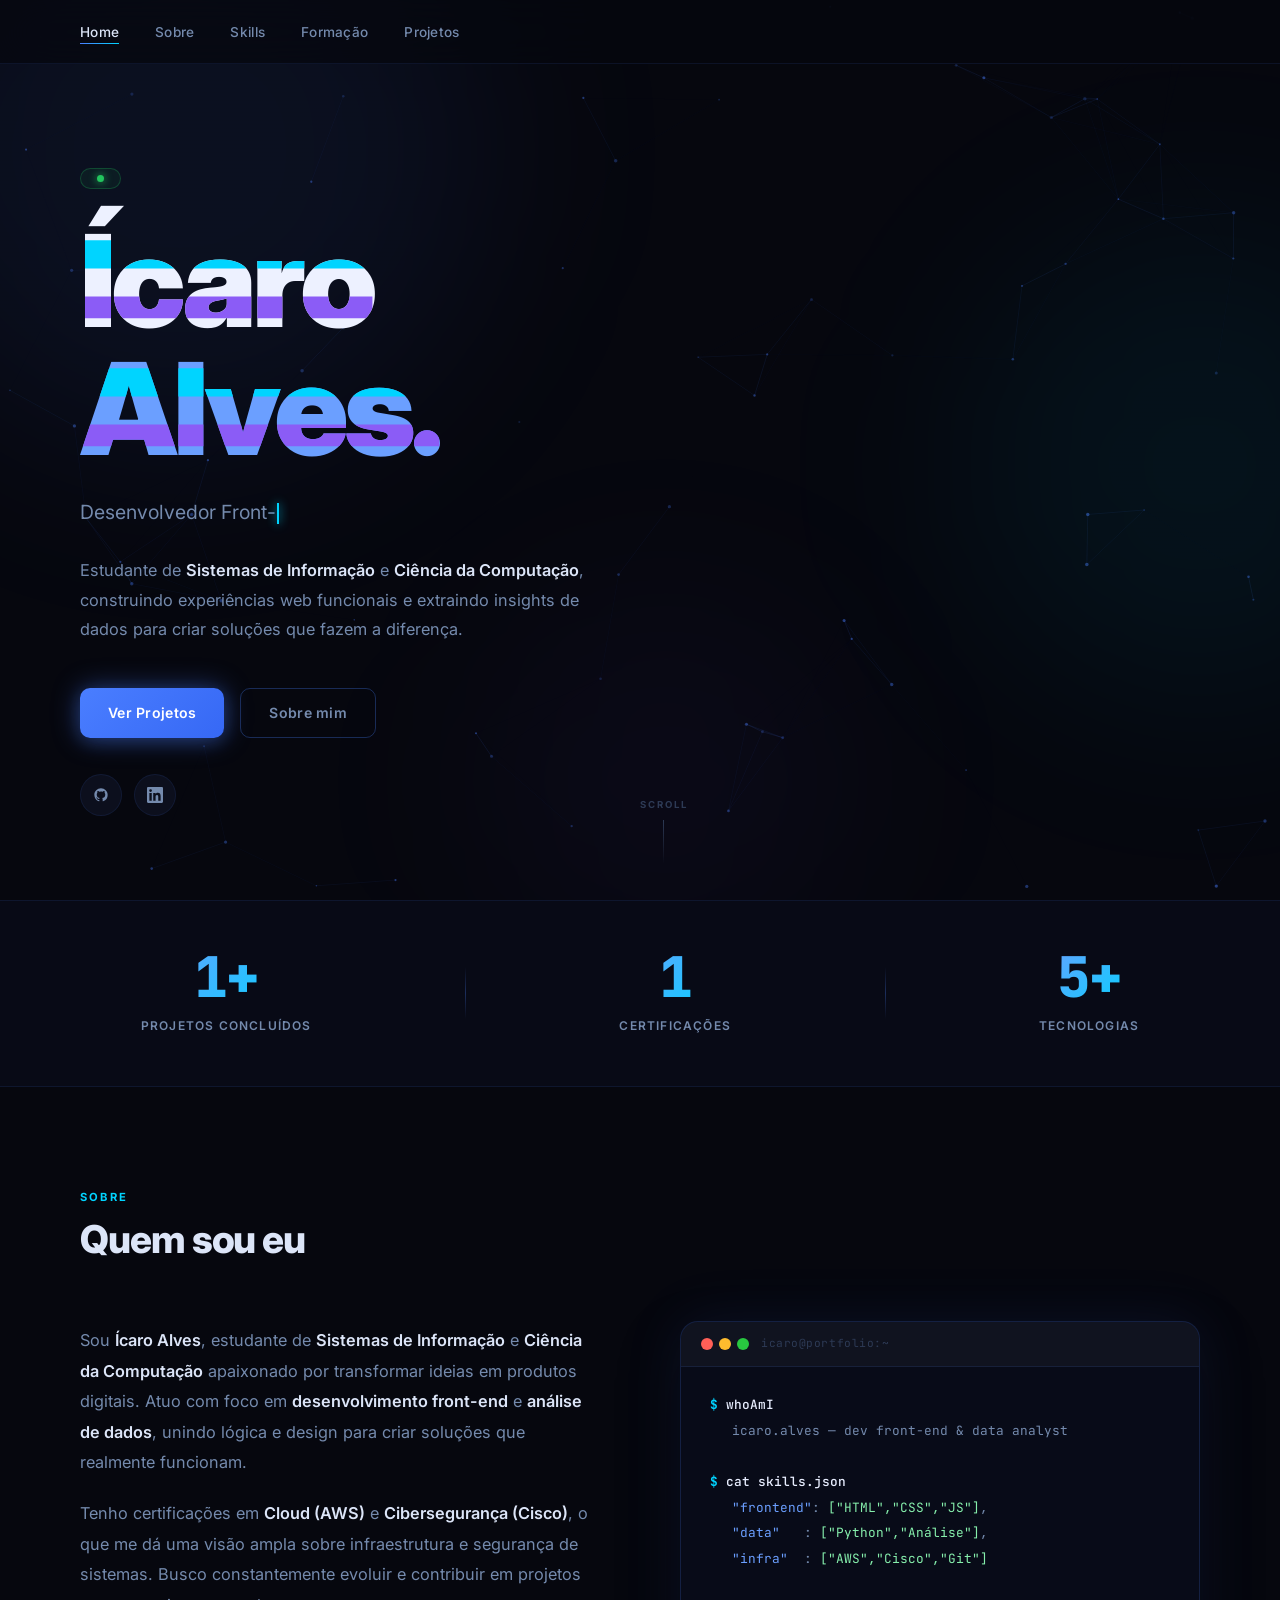
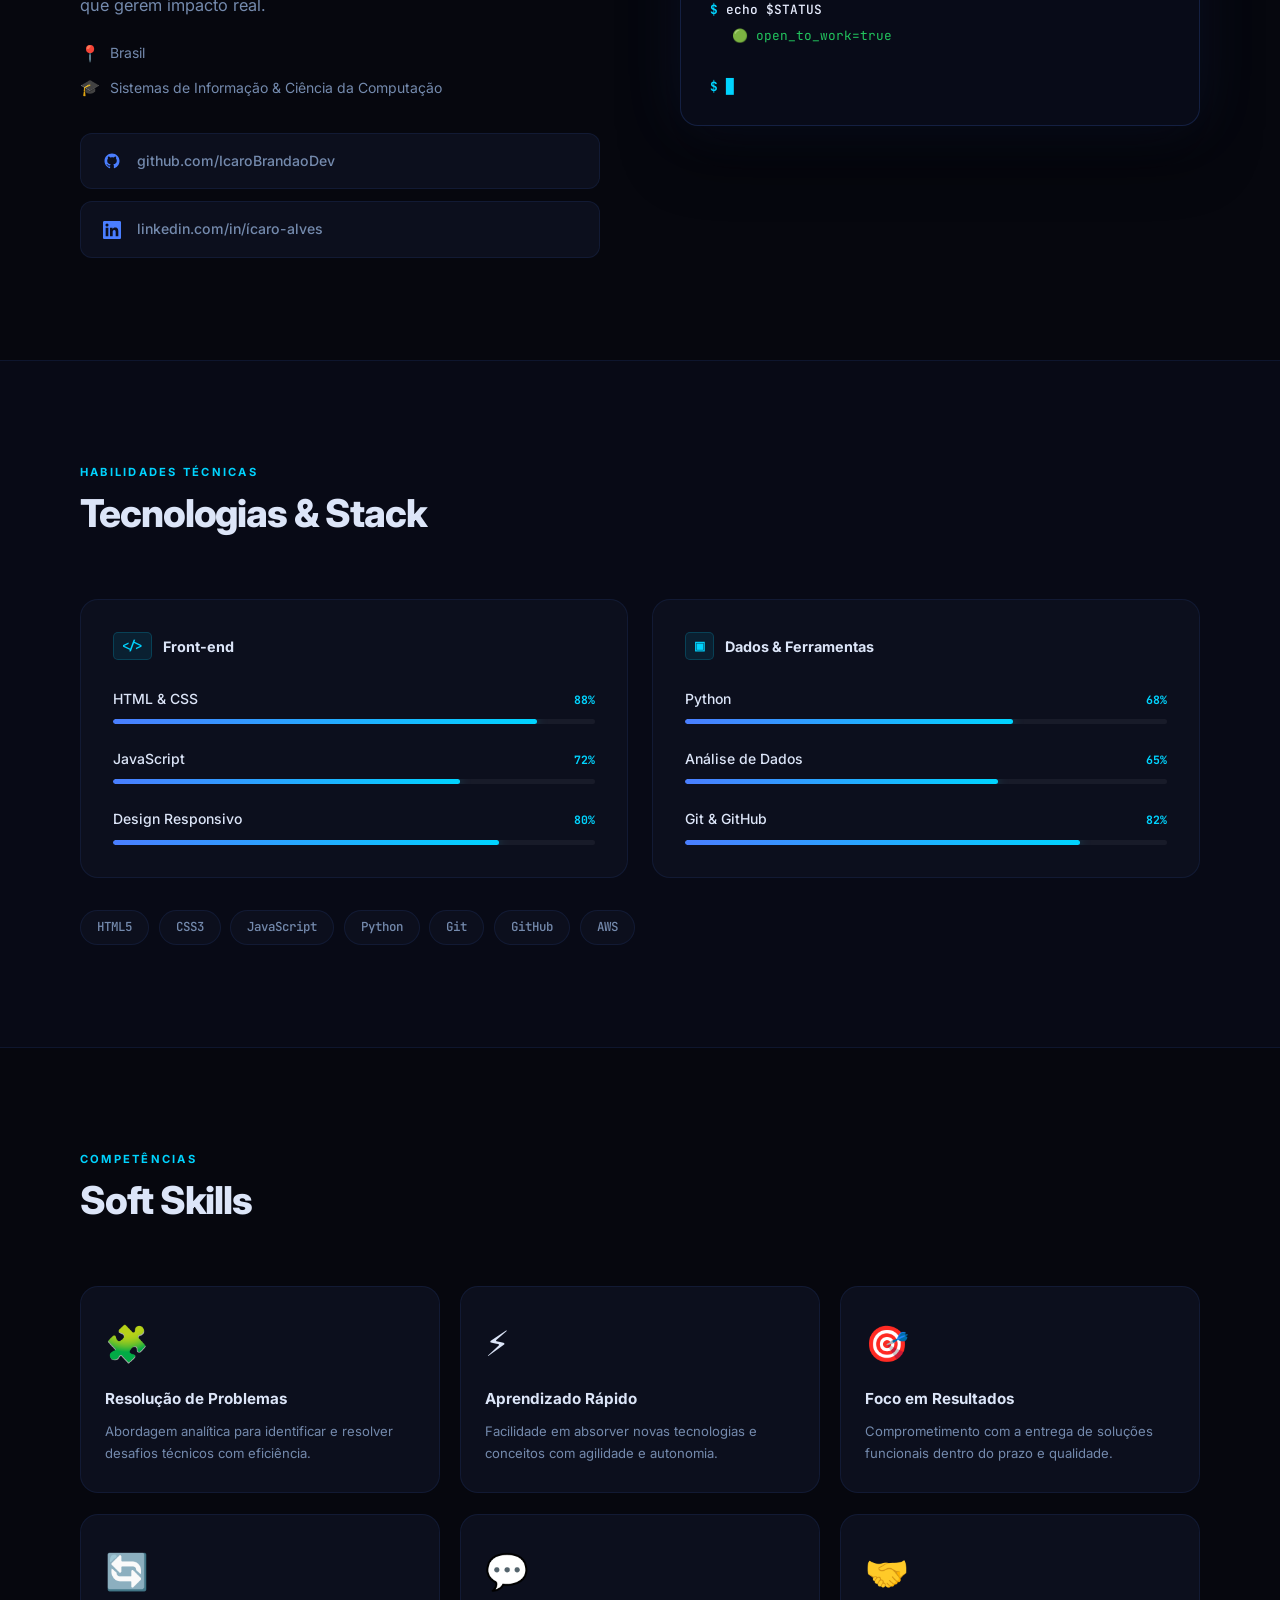
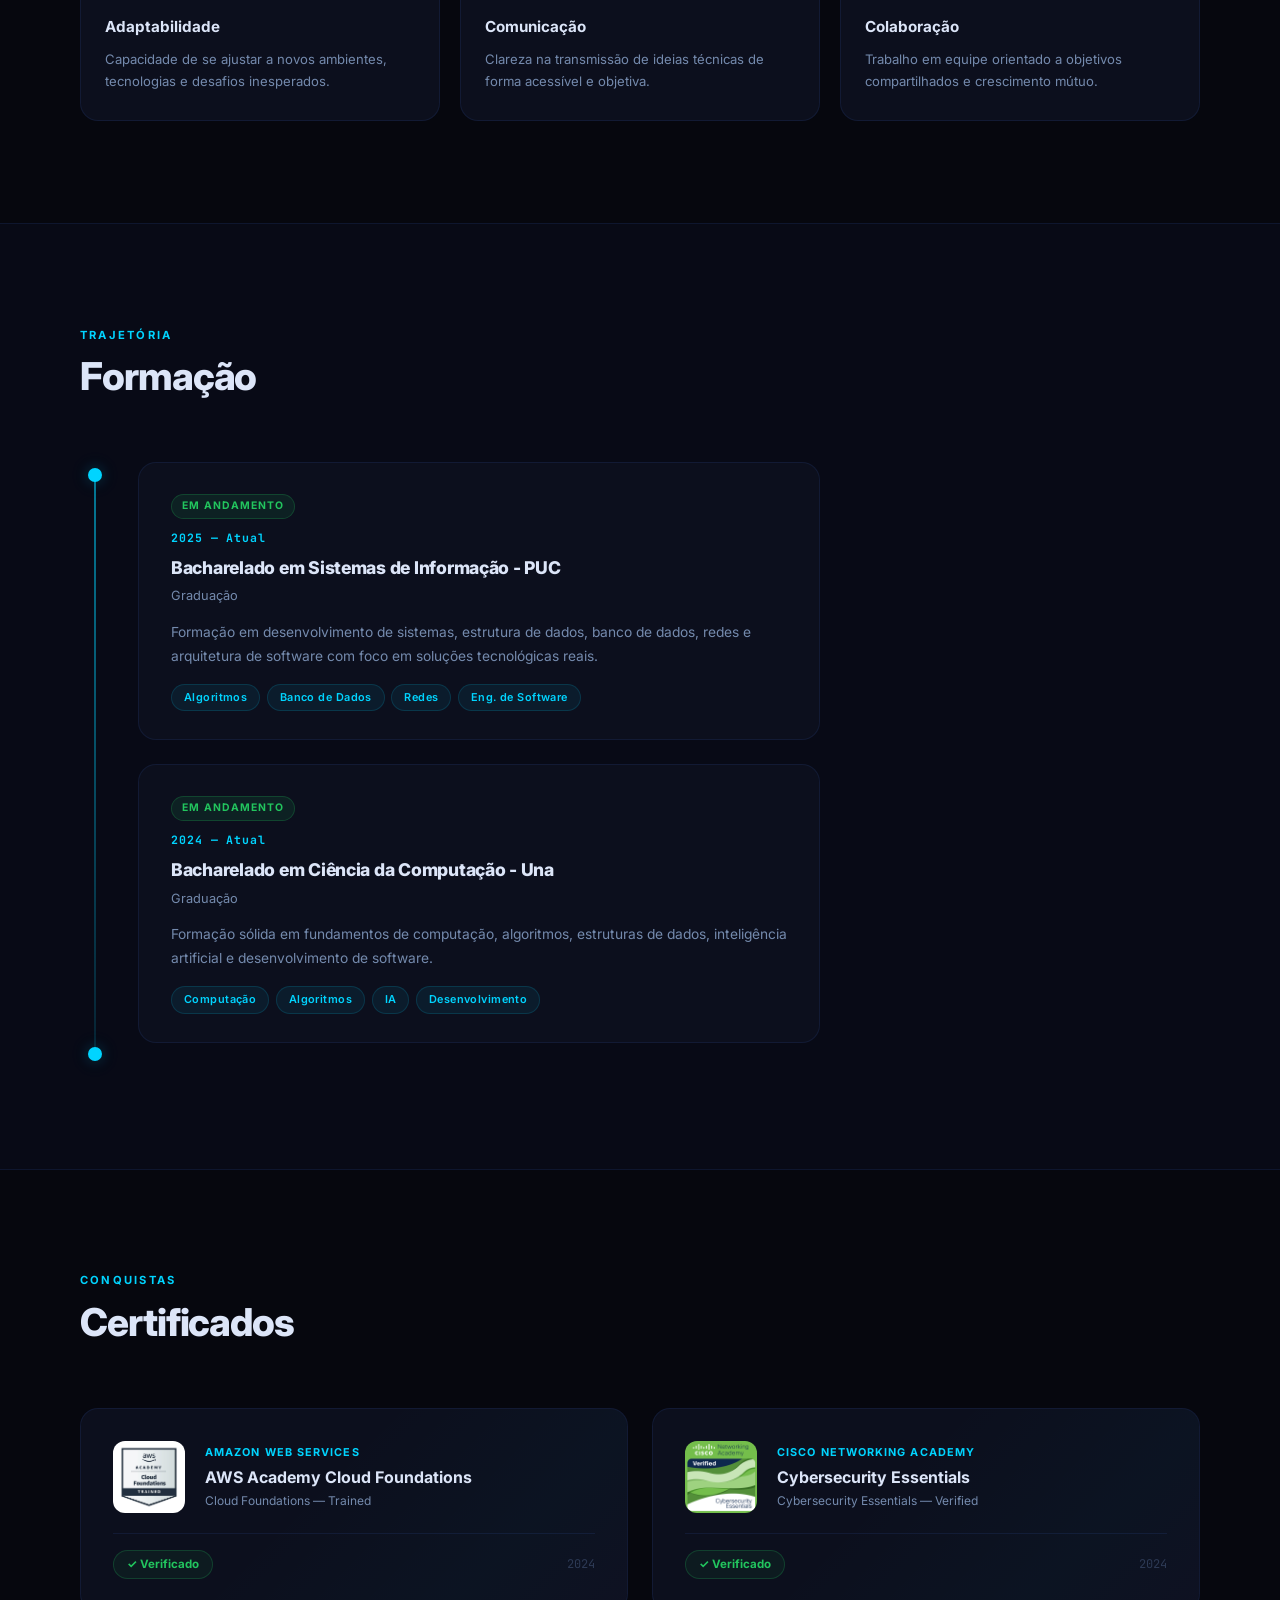
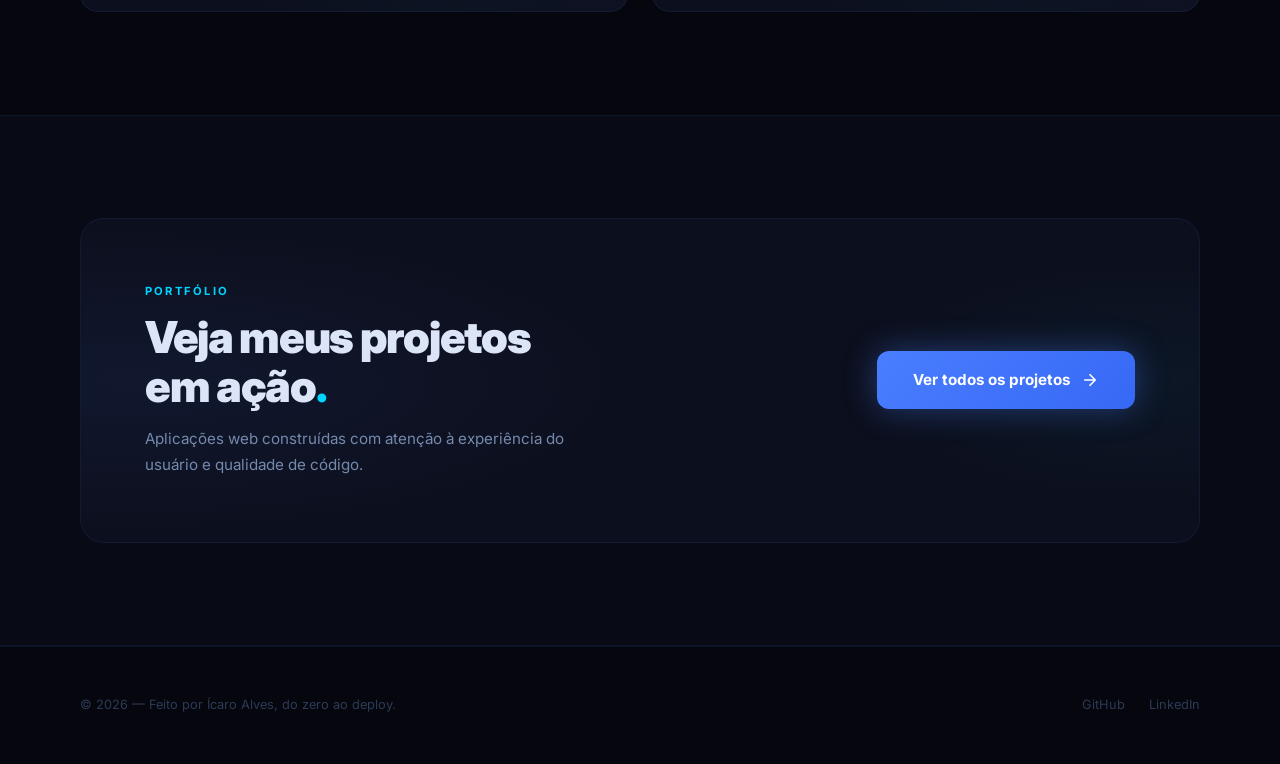
<file: index.html>
<!DOCTYPE html>
<html lang="pt-BR">
<head>
  <meta charset="UTF-8">
  <meta name="viewport" content="width=device-width, initial-scale=1.0">
  <meta name="description" content="Portfólio de Ícaro Alves — Desenvolvedor Front-end e Analista de Dados.">
  <title>Ícaro Alves — Developer</title>
  <link rel="preconnect" href="https://fonts.googleapis.com">
  <link rel="preconnect" href="https://fonts.gstatic.com" crossorigin>
  <link href="https://fonts.googleapis.com/css2?family=Inter:wght@300;400;500;600;700;800;900&family=JetBrains+Mono:wght@400;500;700&display=swap" rel="stylesheet">
  <link rel="stylesheet" href="css/style.css">
</head>
<body>

  <!-- Cursor glow -->
  <div id="cursor-glow" aria-hidden="true"></div>

  <!-- ── NAV ── -->
  <nav class="nav" role="navigation" aria-label="Navegação principal">
    <div class="nav-inner">
      <button class="nav-toggle" aria-label="Menu" aria-expanded="false">
        <span></span><span></span><span></span>
      </button>
      <ul class="nav-links">
        <li><a href="index.html">Home</a></li>
        <li><a href="#sobre">Sobre</a></li>
        <li><a href="#skills">Skills</a></li>
        <li><a href="#formacao">Formação</a></li>
        <li><a href="projetos.html">Projetos</a></li>
      </ul>
    </div>
  </nav>

  <!-- ── HERO ── -->
  <section class="hero" aria-label="Apresentação">
    <canvas id="hero-canvas" aria-hidden="true"></canvas>
    <div class="hero-blobs" aria-hidden="true">
      <div class="blob blob-1"></div>
      <div class="blob blob-2"></div>
      <div class="blob blob-3"></div>
    </div>
    <div class="hero-inner">
      <div class="hero-available">
        <span class="avail-dot" aria-hidden="true"></span>

      </div>
      <h1 class="hero-name">
        <span class="glitch" data-text="Ícaro">Ícaro</span><br>
        <em class="glitch" data-text="Alves.">Alves.</em>
      </h1>
      <p class="hero-role" aria-label="Desenvolvedor Front-end & Analista de Dados">
        <span id="typewriter" aria-hidden="true"></span><span class="tw-cursor" aria-hidden="true"></span>
      </p>
      <p class="hero-bio">
        Estudante de <strong>Sistemas de Informação</strong> e <strong>Ciência da Computação</strong>, construindo experiências web
        funcionais e extraindo insights de dados para criar soluções que fazem a diferença.
      </p>
      <div class="hero-cta">
        <a href="projetos.html" class="btn btn-blue">Ver Projetos</a>
        <a href="#sobre" class="btn btn-outline">Sobre mim</a>
      </div>
      <div class="hero-socials">
        <a href="https://github.com/IcaroBrandaoDev" target="_blank" rel="noopener noreferrer" class="hero-social" aria-label="GitHub">
          <svg viewBox="0 0 24 24" fill="currentColor" aria-hidden="true">
            <path d="M12 2C6.477 2 2 6.484 2 12.017c0 4.425 2.865 8.18 6.839 9.504.5.092.682-.217.682-.483 0-.237-.008-.868-.013-1.703-2.782.605-3.369-1.343-3.369-1.343-.454-1.158-1.11-1.466-1.11-1.466-.908-.62.069-.608.069-.608 1.003.07 1.531 1.032 1.531 1.032.892 1.53 2.341 1.088 2.91.832.092-.647.35-1.088.636-1.338-2.22-.253-4.555-1.113-4.555-4.951 0-1.093.39-1.988 1.029-2.688-.103-.253-.446-1.272.098-2.65 0 0 .84-.27 2.75 1.026A9.564 9.564 0 0112 6.844c.85.004 1.705.115 2.504.337 1.909-1.296 2.747-1.027 2.747-1.027.546 1.379.202 2.398.1 2.651.64.7 1.028 1.595 1.028 2.688 0 3.848-2.339 4.695-4.566 4.943.359.309.678.92.678 1.855 0 1.338-.012 2.419-.012 2.747 0 .268.18.58.688.482A10.019 10.019 0 0022 12.017C22 6.484 17.522 2 12 2z"/>
          </svg>
        </a>
        <a href="https://www.linkedin.com/in/%C3%ADcaro-alves-726106301/" target="_blank" rel="noopener noreferrer" class="hero-social" aria-label="LinkedIn">
          <svg viewBox="0 0 24 24" fill="currentColor" aria-hidden="true">
            <path d="M20.447 20.452h-3.554v-5.569c0-1.328-.027-3.037-1.852-3.037-1.853 0-2.136 1.445-2.136 2.939v5.667H9.351V9h3.414v1.561h.046c.477-.9 1.637-1.85 3.37-1.85 3.601 0 4.267 2.37 4.267 5.455v6.286zM5.337 7.433a2.062 2.062 0 01-2.063-2.065 2.064 2.064 0 112.063 2.065zm1.782 13.019H3.555V9h3.564v11.452zM22.225 0H1.771C.792 0 0 .774 0 1.729v20.542C0 23.227.792 24 1.771 24h20.451C23.2 24 24 23.227 24 22.271V1.729C24 .774 23.2 0 22.222 0h.003z"/>
          </svg>
        </a>
      </div>
    </div>
    <div class="hero-scroll-hint" aria-hidden="true">
      <span>Scroll</span>
      <div class="scroll-line"></div>
    </div>
  </section>

  <!-- ── STATS STRIP ── -->
  <div class="stats-strip" role="presentation">
    <div class="wrap">
      <div class="stats-row">
        <div class="stat-item">
          <span class="stat-num" data-target="2" data-suffix="+">0+</span>
          <span class="stat-label">Projetos Concluídos</span>
        </div>
        <div class="stat-sep" aria-hidden="true"></div>
        <div class="stat-item">
          <span class="stat-num" data-target="2">0</span>
          <span class="stat-label">Certificações</span>
        </div>
        <div class="stat-sep" aria-hidden="true"></div>
        <div class="stat-item">
          <span class="stat-num" data-target="6" data-suffix="+">0+</span>
          <span class="stat-label">Tecnologias</span>
        </div>
      </div>
    </div>
  </div>

  <!-- ── SOBRE ── -->
  <section class="section" id="sobre" aria-labelledby="sobre-title">
    <div class="wrap">
      <div class="about-layout">
        <div class="about-left reveal">
          <p class="sec-label">Sobre</p>
          <h2 class="sec-title" id="sobre-title">Quem sou eu</h2>
          <p class="about-p">
            Sou <strong>Ícaro Alves</strong>, estudante de <strong>Sistemas de Informação</strong> e <strong>Ciência da Computação</strong>
            apaixonado por transformar ideias em produtos digitais. Atuo com foco em
            <strong>desenvolvimento front-end</strong> e <strong>análise de dados</strong>,
            unindo lógica e design para criar soluções que realmente funcionam.
          </p>
          <p class="about-p">
            Tenho certificações em <strong>Cloud (AWS)</strong> e <strong>Cibersegurança (Cisco)</strong>,
            o que me dá uma visão ampla sobre infraestrutura e segurança de sistemas.
            Busco constantemente evoluir e contribuir em projetos que gerem impacto real.
          </p>
          <div class="about-meta">
            <div class="about-meta-item">
              <span class="about-meta-icon">📍</span>
              <span>Brasil</span>
            </div>
            <div class="about-meta-item">
              <span class="about-meta-icon">🎓</span>
              <span>Sistemas de Informação &amp; Ciência da Computação</span>
            </div>
          </div>
          <div class="about-socials">
            <a href="https://github.com/IcaroBrandaoDev" target="_blank" rel="noopener noreferrer" class="social-link" aria-label="Perfil no GitHub">
              <svg viewBox="0 0 24 24" aria-hidden="true">
                <path d="M12 2C6.477 2 2 6.484 2 12.017c0 4.425 2.865 8.18 6.839 9.504.5.092.682-.217.682-.483 0-.237-.008-.868-.013-1.703-2.782.605-3.369-1.343-3.369-1.343-.454-1.158-1.11-1.466-1.11-1.466-.908-.62.069-.608.069-.608 1.003.07 1.531 1.032 1.531 1.032.892 1.53 2.341 1.088 2.91.832.092-.647.35-1.088.636-1.338-2.22-.253-4.555-1.113-4.555-4.951 0-1.093.39-1.988 1.029-2.688-.103-.253-.446-1.272.098-2.65 0 0 .84-.27 2.75 1.026A9.564 9.564 0 0112 6.844c.85.004 1.705.115 2.504.337 1.909-1.296 2.747-1.027 2.747-1.027.546 1.379.202 2.398.1 2.651.64.7 1.028 1.595 1.028 2.688 0 3.848-2.339 4.695-4.566 4.943.359.309.678.92.678 1.855 0 1.338-.012 2.419-.012 2.747 0 .268.18.58.688.482A10.019 10.019 0 0022 12.017C22 6.484 17.522 2 12 2z"/>
              </svg>
              github.com/IcaroBrandaoDev
            </a>
            <a href="https://www.linkedin.com/in/%C3%ADcaro-alves-726106301/" target="_blank" rel="noopener noreferrer" class="social-link" aria-label="Perfil no LinkedIn">
              <svg viewBox="0 0 24 24" aria-hidden="true">
                <path d="M20.447 20.452h-3.554v-5.569c0-1.328-.027-3.037-1.852-3.037-1.853 0-2.136 1.445-2.136 2.939v5.667H9.351V9h3.414v1.561h.046c.477-.9 1.637-1.85 3.37-1.85 3.601 0 4.267 2.37 4.267 5.455v6.286zM5.337 7.433a2.062 2.062 0 01-2.063-2.065 2.064 2.064 0 112.063 2.065zm1.782 13.019H3.555V9h3.564v11.452zM22.225 0H1.771C.792 0 0 .774 0 1.729v20.542C0 23.227.792 24 1.771 24h20.451C23.2 24 24 23.227 24 22.271V1.729C24 .774 23.2 0 22.222 0h.003z"/>
              </svg>
              linkedin.com/in/ícaro-alves
            </a>
          </div>
        </div>
        <div class="about-right reveal" style="transition-delay:.14s" aria-hidden="true">
          <div class="terminal-card">
            <div class="terminal-hdr">
              <div class="t-dots">
                <span class="t-dot td-red"></span>
                <span class="t-dot td-yellow"></span>
                <span class="t-dot td-green"></span>
              </div>
              <span class="t-title">icaro@portfolio:~</span>
            </div>
            <div class="terminal-body">
              <p class="t-line"><span class="t-prompt">$</span>&nbsp;<span class="t-cmd">whoAmI</span></p>
              <p class="t-line t-out">icaro.alves — dev front-end &amp; data analyst</p>
              <br>
              <p class="t-line"><span class="t-prompt">$</span>&nbsp;<span class="t-cmd">cat skills.json</span></p>
              <p class="t-line t-out"><span class="t-key">"frontend"</span>: <span class="t-str">["HTML","CSS","JS"]</span>,</p>
              <p class="t-line t-out"><span class="t-key">"data"&nbsp;&nbsp;&nbsp;</span>: <span class="t-str">["Python","Análise"]</span>,</p>
              <p class="t-line t-out"><span class="t-key">"infra"&nbsp;&nbsp;</span>: <span class="t-str">["AWS","Cisco","Git"]</span></p>
              <br>
              <p class="t-line"><span class="t-prompt">$</span>&nbsp;<span class="t-cmd">echo $STATUS</span></p>
              <p class="t-line t-out t-green">🟢 open_to_work=true</p>
              <br>
              <p class="t-line"><span class="t-prompt">$</span>&nbsp;<span class="t-blink">█</span></p>
            </div>
          </div>
        </div>
      </div>
    </div>
  </section>

  <!-- ── SKILLS ── -->
  <section class="section section-alt" id="skills" aria-labelledby="skills-title">
    <div class="wrap">
      <p class="sec-label reveal">Habilidades Técnicas</p>
      <h2 class="sec-title reveal" id="skills-title" style="transition-delay:.08s">Tecnologias &amp; Stack</h2>
      <div class="skills-grid">
        <div class="skill-category reveal">
          <h3 class="skill-cat-title">
            <span class="skill-cat-icon">&lt;/&gt;</span>
            Front-end
          </h3>
          <div class="skill-bars">
            <div class="skill-bar-wrap">
              <div class="skill-bar-head">
                <span class="skill-name">HTML &amp; CSS</span>
                <span class="skill-pct">88%</span>
              </div>
              <div class="skill-track"><div class="skill-fill" data-width="88%"></div></div>
            </div>
            <div class="skill-bar-wrap">
              <div class="skill-bar-head">
                <span class="skill-name">JavaScript</span>
                <span class="skill-pct">72%</span>
              </div>
              <div class="skill-track"><div class="skill-fill" data-width="72%"></div></div>
            </div>
            <div class="skill-bar-wrap">
              <div class="skill-bar-head">
                <span class="skill-name">Design Responsivo</span>
                <span class="skill-pct">80%</span>
              </div>
              <div class="skill-track"><div class="skill-fill" data-width="80%"></div></div>
            </div>
          </div>
        </div>
        <div class="skill-category reveal" style="transition-delay:.1s">
          <h3 class="skill-cat-title">
            <span class="skill-cat-icon">&#9635;</span>
            Dados &amp; Ferramentas
          </h3>
          <div class="skill-bars">
            <div class="skill-bar-wrap">
              <div class="skill-bar-head">
                <span class="skill-name">Python</span>
                <span class="skill-pct">68%</span>
              </div>
              <div class="skill-track"><div class="skill-fill" data-width="68%"></div></div>
            </div>
            <div class="skill-bar-wrap">
              <div class="skill-bar-head">
                <span class="skill-name">Análise de Dados</span>
                <span class="skill-pct">65%</span>
              </div>
              <div class="skill-track"><div class="skill-fill" data-width="65%"></div></div>
            </div>
            <div class="skill-bar-wrap">
              <div class="skill-bar-head">
                <span class="skill-name">Git &amp; GitHub</span>
                <span class="skill-pct">82%</span>
              </div>
              <div class="skill-track"><div class="skill-fill" data-width="82%"></div></div>
            </div>
          </div>
        </div>
      </div>
      <div class="tech-pills reveal" style="transition-delay:.2s">
        <span class="tech-pill">HTML5</span>
        <span class="tech-pill">CSS3</span>
        <span class="tech-pill">JavaScript</span>
        <span class="tech-pill">Python</span>
        <span class="tech-pill">Git</span>
        <span class="tech-pill">GitHub</span>
        <span class="tech-pill">AWS</span>
      </div>
    </div>
  </section>

  <!-- ── SOFT SKILLS ── -->
  <section class="section" aria-labelledby="soft-title">
    <div class="wrap">
      <p class="sec-label reveal">Competências</p>
      <h2 class="sec-title reveal" id="soft-title" style="transition-delay:.08s">Soft Skills</h2>
      <div class="ss-grid" data-stagger>
        <div class="ss-card reveal">
          <span class="ss-icon" aria-hidden="true">🧩</span>
          <h3 class="ss-title">Resolução de Problemas</h3>
          <p class="ss-desc">Abordagem analítica para identificar e resolver desafios técnicos com eficiência.</p>
        </div>
        <div class="ss-card reveal">
          <span class="ss-icon" aria-hidden="true">⚡</span>
          <h3 class="ss-title">Aprendizado Rápido</h3>
          <p class="ss-desc">Facilidade em absorver novas tecnologias e conceitos com agilidade e autonomia.</p>
        </div>
        <div class="ss-card reveal">
          <span class="ss-icon" aria-hidden="true">🎯</span>
          <h3 class="ss-title">Foco em Resultados</h3>
          <p class="ss-desc">Comprometimento com a entrega de soluções funcionais dentro do prazo e qualidade.</p>
        </div>
        <div class="ss-card reveal">
          <span class="ss-icon" aria-hidden="true">🔄</span>
          <h3 class="ss-title">Adaptabilidade</h3>
          <p class="ss-desc">Capacidade de se ajustar a novos ambientes, tecnologias e desafios inesperados.</p>
        </div>
        <div class="ss-card reveal">
          <span class="ss-icon" aria-hidden="true">💬</span>
          <h3 class="ss-title">Comunicação</h3>
          <p class="ss-desc">Clareza na transmissão de ideias técnicas de forma acessível e objetiva.</p>
        </div>
        <div class="ss-card reveal">
          <span class="ss-icon" aria-hidden="true">🤝</span>
          <h3 class="ss-title">Colaboração</h3>
          <p class="ss-desc">Trabalho em equipe orientado a objetivos compartilhados e crescimento mútuo.</p>
        </div>
      </div>
    </div>
  </section>

  <!-- ── FORMAÇÃO ── -->
  <section class="section section-alt" id="formacao" aria-labelledby="form-title">
    <div class="wrap">
      <p class="sec-label reveal">Trajetória</p>
      <h2 class="sec-title reveal" id="form-title" style="transition-delay:.08s">Formação</h2>
      <div class="timeline">
        <div class="tl-item reveal">
          <div class="tl-marker">
            <div class="tl-dot tl-active"></div>
          </div>
          <div class="tl-card">
            <span class="tl-badge tl-badge-current">Em andamento</span>
            <span class="tl-period">2025 — Atual</span>
            <h3 class="tl-title">Bacharelado em Sistemas de Informação - PUC</h3>
            <p class="tl-sub">Graduação</p>
            <p class="tl-desc">Formação em desenvolvimento de sistemas, estrutura de dados, banco de dados, redes e arquitetura de software com foco em soluções tecnológicas reais.</p>
            <div class="tl-tags">
              <span class="tag">Algoritmos</span>
              <span class="tag">Banco de Dados</span>
              <span class="tag">Redes</span>
              <span class="tag">Eng. de Software</span>
            </div>
          </div>
        </div>
        <div class="tl-item reveal" style="transition-delay:.14s">
          <div class="tl-marker">
            <div class="tl-dot tl-active"></div>
          </div>
          <div class="tl-card">
            <span class="tl-badge tl-badge-current">Em andamento</span>
            <span class="tl-period">2024 — Atual</span>
            <h3 class="tl-title">Bacharelado em Ciência da Computação - Una</h3>
            <p class="tl-sub">Graduação</p>
            <p class="tl-desc">Formação sólida em fundamentos de computação, algoritmos, estruturas de dados, inteligência artificial e desenvolvimento de software.</p>
            <div class="tl-tags">
              <span class="tag">Computação</span>
              <span class="tag">Algoritmos</span>
              <span class="tag">IA</span>
              <span class="tag">Desenvolvimento</span>
            </div>
          </div>
        </div>
      </div>
    </div>
  </section>

  <!-- ── CERTIFICADOS ── -->
  <section class="section" id="certificados" aria-labelledby="certs-title">
    <div class="wrap">
      <p class="sec-label reveal">Conquistas</p>
      <h2 class="sec-title reveal" id="certs-title" style="transition-delay:.08s">Certificados</h2>
      <div class="certs-grid" data-stagger>
        <div class="cert-card reveal">
          <div class="cert-holo" aria-hidden="true"></div>
          <div class="cert-inner">
            <img class="cert-badge-img" src="aws-academy-graduate-cloud-foundations-training-bad.jpg" alt="Badge AWS Academy Cloud Foundations" loading="lazy">
            <div class="cert-info">
              <p class="cert-issuer">Amazon Web Services</p>
              <p class="cert-name">AWS Academy Cloud Foundations</p>
              <p class="cert-sub">Cloud Foundations &mdash; Trained</p>
            </div>
          </div>
          <div class="cert-foot">
            <span class="cert-verify">&#10003;&nbsp;Verificado</span>
            <span class="cert-year">2024</span>
          </div>
        </div>
        <div class="cert-card reveal" style="transition-delay:.12s">
          <div class="cert-holo" aria-hidden="true"></div>
          <div class="cert-inner">
            <img class="cert-badge-img" src="cybersecurity-essentials.jpg" alt="Badge Cisco Cybersecurity Essentials" loading="lazy">
            <div class="cert-info">
              <p class="cert-issuer">Cisco Networking Academy</p>
              <p class="cert-name">Cybersecurity Essentials</p>
              <p class="cert-sub">Cybersecurity Essentials &mdash; Verified</p>
            </div>
          </div>
          <div class="cert-foot">
            <span class="cert-verify">&#10003;&nbsp;Verificado</span>
            <span class="cert-year">2024</span>
          </div>
        </div>
      </div>
    </div>
  </section>

  <!-- ── PROJECTS CTA ── -->
  <section class="section section-alt" aria-label="Ver Projetos">
    <div class="wrap">
      <div class="proj-cta reveal">
        <div class="proj-cta-bg" aria-hidden="true"></div>
        <div class="proj-cta-left">
          <p class="proj-cta-label">Portfólio</p>
          <h2 class="proj-cta-title">Veja meus projetos<br>em ação<span class="cta-dot">.</span></h2>
          <p class="proj-cta-sub">Aplicações web construídas com atenção à experiência do usuário e qualidade de código.</p>
        </div>
        <a href="projetos.html" class="proj-cta-btn">
          Ver todos os projetos
          <svg viewBox="0 0 24 24" aria-hidden="true" stroke="currentColor" fill="none" stroke-width="2.2" stroke-linecap="round" stroke-linejoin="round">
            <path d="M5 12h14M12 5l7 7-7 7"/>
          </svg>
        </a>
      </div>
    </div>
  </section>

  <!-- ── FOOTER ── -->
  <footer class="footer">
    <div class="footer-inner">
      <p class="footer-text">&copy; 2026 &mdash; Feito por Ícaro Alves, do zero ao deploy.</p>
      <div class="footer-links">
        <a href="https://github.com/IcaroBrandaoDev" target="_blank" rel="noopener noreferrer">GitHub</a>
        <a href="https://www.linkedin.com/in/%C3%ADcaro-alves-726106301/" target="_blank" rel="noopener noreferrer">LinkedIn</a>
      </div>
    </div>
  </footer>

  <script src="js/main.js"></script>
</body>
</html>
</file>
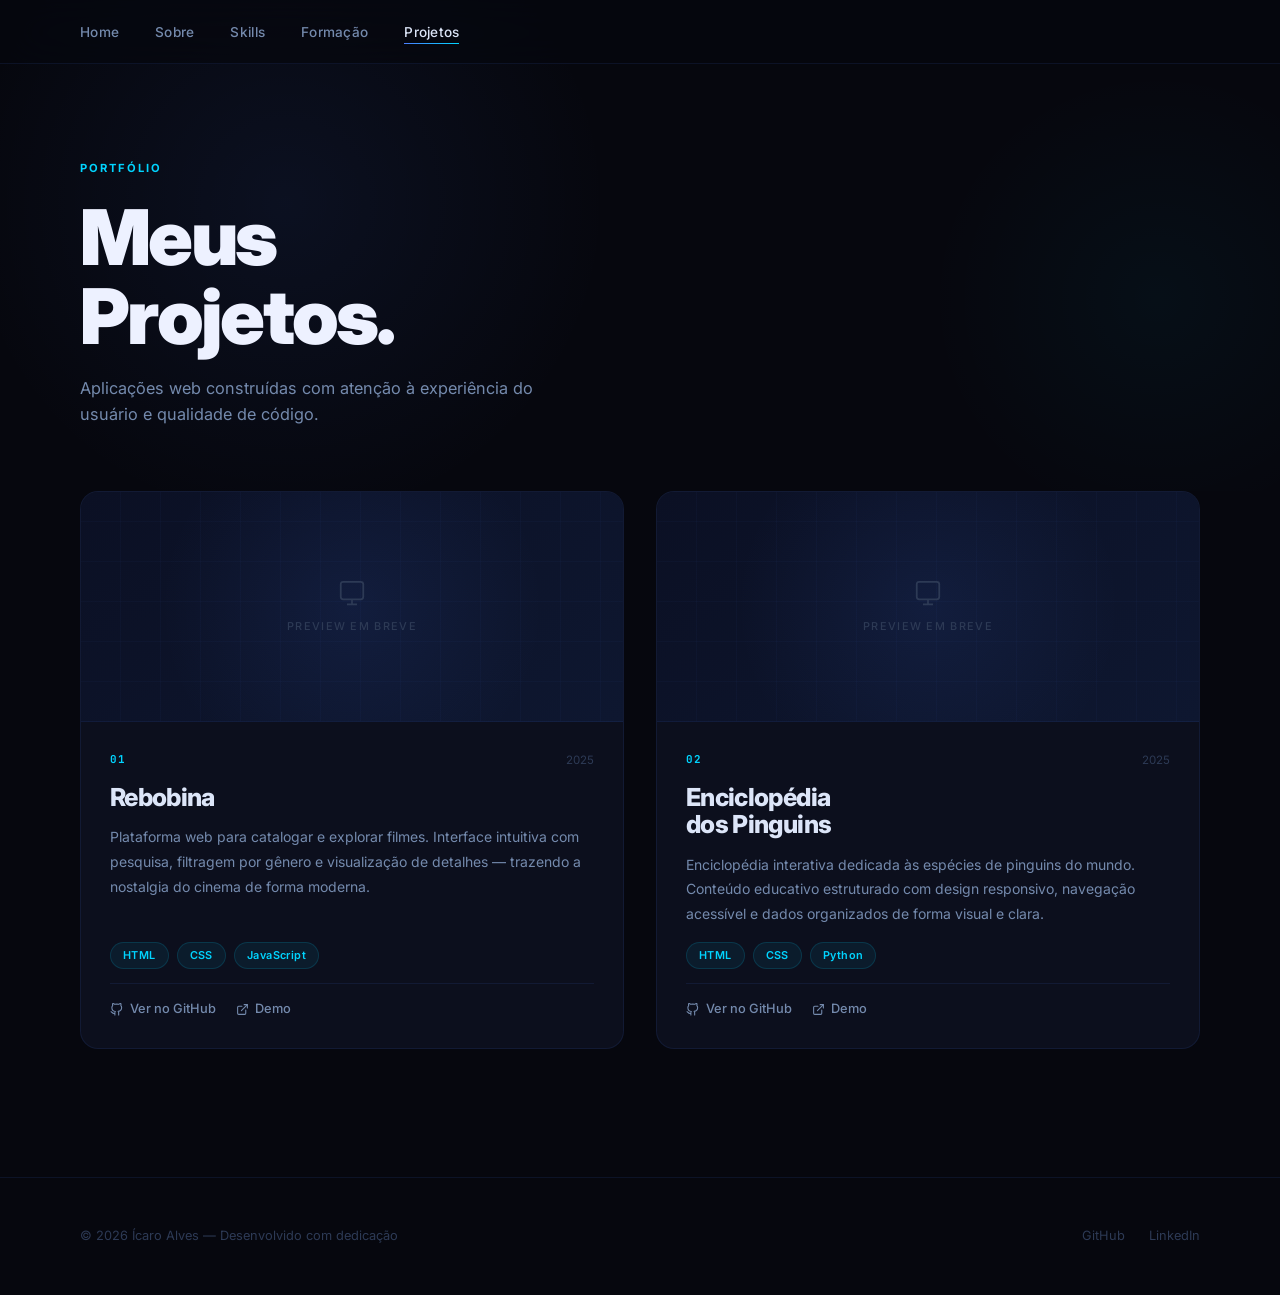
<file: projetos.html>
<!DOCTYPE html>
<html lang="pt-BR">
<head>
  <meta charset="UTF-8">
  <meta name="viewport" content="width=device-width, initial-scale=1.0">
  <meta name="description" content="Projetos de Ícaro Alves — Rebobina, Enciclopédia dos Pinguins e mais.">
  <title>Projetos — Ícaro Alves</title>
  <link rel="preconnect" href="https://fonts.googleapis.com">
  <link rel="preconnect" href="https://fonts.gstatic.com" crossorigin>
  <link href="https://fonts.googleapis.com/css2?family=Inter:wght@300;400;500;600;700;800;900&family=JetBrains+Mono:wght@400;500;700&display=swap" rel="stylesheet">
  <link rel="stylesheet" href="css/style.css">
</head>
<body>

  <!-- ── NAV ── -->
  <nav class="nav" role="navigation" aria-label="Navegação principal">
    <div class="nav-inner">
      <button class="nav-toggle" aria-label="Menu" aria-expanded="false">
        <span></span><span></span><span></span>
      </button>
      <ul class="nav-links">
        <li><a href="index.html">Home</a></li>
        <li><a href="index.html#sobre">Sobre</a></li>
        <li><a href="index.html#skills">Skills</a></li>
        <li><a href="index.html#formacao">Formação</a></li>
        <li><a href="projetos.html">Projetos</a></li>
      </ul>
    </div>
  </nav>

  <!-- ── PAGE HERO ── -->
  <header class="page-hero" aria-labelledby="page-title">
    <div class="page-hero-inner">
      <span class="page-chip">Portfólio</span>
      <h1 class="page-title" id="page-title">Meus<br>Projetos.</h1>
      <p class="page-sub">Aplicações web construídas com atenção à experiência do usuário e qualidade de código.</p>
    </div>
  </header>

  <!-- ── PROJECTS ── -->
  <main class="proj-section">
    <div class="proj-grid" data-stagger>

      <!-- Rebobina -->
      <article class="proj-card reveal" aria-label="Projeto Rebobina">
        <div class="proj-preview">
          <!-- Substitua pelo caminho da imagem: <img class="proj-preview-img" src="assets/rebobina.png" alt="Screenshot do Rebobina"> -->
          <div class="proj-placeholder">
            <svg viewBox="0 0 24 24" aria-hidden="true">
              <rect x="3" y="3" width="18" height="14" rx="2"/>
              <path d="M8 21h8M12 17v4"/>
            </svg>
            <span>Preview em breve</span>
          </div>
        </div>
        <div class="proj-body">
          <div class="proj-meta">
            <span class="proj-num">01</span>
            <span class="proj-year">2025</span>
          </div>
          <h2 class="proj-name">Rebobina</h2>
          <p class="proj-desc">
            Plataforma web para catalogar e explorar filmes. Interface intuitiva com
            pesquisa, filtragem por gênero e visualização de detalhes — trazendo a
            nostalgia do cinema de forma moderna.
          </p>
          <div class="proj-tags">
            <span class="tag">HTML</span>
            <span class="tag">CSS</span>
            <span class="tag">JavaScript</span>
          </div>
          <div class="proj-foot">
            <a
              href="https://github.com/IcaroBrandaoDev"
              target="_blank" rel="noopener noreferrer"
              class="proj-action"
              aria-label="Ver código do Rebobina no GitHub"
            >
              <svg viewBox="0 0 24 24" aria-hidden="true">
                <path d="M9 19c-5 1.5-5-2.5-7-3m14 6v-3.87a3.37 3.37 0 00-.94-2.61c3.14-.35 6.44-1.54 6.44-7A5.44 5.44 0 0020 4.77 5.07 5.07 0 0019.91 1S18.73.65 16 2.48a13.38 13.38 0 00-7 0C6.27.65 5.09 1 5.09 1A5.07 5.07 0 005 4.77a5.44 5.44 0 00-1.5 3.78c0 5.42 3.3 6.61 6.44 7A3.37 3.37 0 009 18.13V22"/>
              </svg>
              Ver no GitHub
            </a>
            <a
              href="https://github.com/IcaroBrandaoDev"
              target="_blank" rel="noopener noreferrer"
              class="proj-action"
              aria-label="Abrir demo do Rebobina"
            >
              <svg viewBox="0 0 24 24" aria-hidden="true">
                <path d="M18 13v6a2 2 0 01-2 2H5a2 2 0 01-2-2V8a2 2 0 012-2h6"/>
                <polyline points="15 3 21 3 21 9"/>
                <line x1="10" y1="14" x2="21" y2="3"/>
              </svg>
              Demo
            </a>
          </div>
        </div>
      </article>

      <!-- Enciclopédia dos Pinguins -->
      <article class="proj-card reveal" style="transition-delay:.1s" aria-label="Projeto Enciclopédia dos Pinguins">
        <div class="proj-preview">
          <!-- Substitua pelo caminho da imagem: <img class="proj-preview-img" src="assets/pinguins.png" alt="Screenshot da Enciclopédia dos Pinguins"> -->
          <div class="proj-placeholder">
            <svg viewBox="0 0 24 24" aria-hidden="true">
              <rect x="3" y="3" width="18" height="14" rx="2"/>
              <path d="M8 21h8M12 17v4"/>
            </svg>
            <span>Preview em breve</span>
          </div>
        </div>
        <div class="proj-body">
          <div class="proj-meta">
            <span class="proj-num">02</span>
            <span class="proj-year">2025</span>
          </div>
          <h2 class="proj-name">Enciclopédia<br>dos Pinguins</h2>
          <p class="proj-desc">
            Enciclopédia interativa dedicada às espécies de pinguins do mundo.
            Conteúdo educativo estruturado com design responsivo, navegação
            acessível e dados organizados de forma visual e clara.
          </p>
          <div class="proj-tags">
            <span class="tag">HTML</span>
            <span class="tag">CSS</span>
            <span class="tag">Python</span>
          </div>
          <div class="proj-foot">
            <a
              href="https://github.com/IcaroBrandaoDev"
              target="_blank" rel="noopener noreferrer"
              class="proj-action"
              aria-label="Ver código da Enciclopédia dos Pinguins no GitHub"
            >
              <svg viewBox="0 0 24 24" aria-hidden="true">
                <path d="M9 19c-5 1.5-5-2.5-7-3m14 6v-3.87a3.37 3.37 0 00-.94-2.61c3.14-.35 6.44-1.54 6.44-7A5.44 5.44 0 0020 4.77 5.07 5.07 0 0019.91 1S18.73.65 16 2.48a13.38 13.38 0 00-7 0C6.27.65 5.09 1 5.09 1A5.07 5.07 0 005 4.77a5.44 5.44 0 00-1.5 3.78c0 5.42 3.3 6.61 6.44 7A3.37 3.37 0 009 18.13V22"/>
              </svg>
              Ver no GitHub
            </a>
            <a
              href="https://github.com/IcaroBrandaoDev"
              target="_blank" rel="noopener noreferrer"
              class="proj-action"
              aria-label="Abrir demo da Enciclopédia dos Pinguins"
            >
              <svg viewBox="0 0 24 24" aria-hidden="true">
                <path d="M18 13v6a2 2 0 01-2 2H5a2 2 0 01-2-2V8a2 2 0 012-2h6"/>
                <polyline points="15 3 21 3 21 9"/>
                <line x1="10" y1="14" x2="21" y2="3"/>
              </svg>
              Demo
            </a>
          </div>
        </div>
      </article>

    </div>
  </main>

  <!-- ── FOOTER ── -->
  <footer class="footer">
    <div class="footer-inner">
      <p class="footer-text">&copy; 2026 Ícaro Alves &mdash; Desenvolvido com dedicação</p>
      <div class="footer-links">
        <a href="https://github.com/IcaroBrandaoDev" target="_blank" rel="noopener noreferrer">GitHub</a>
        <a href="https://www.linkedin.com/in/%C3%ADcaro-alves-726106301/" target="_blank" rel="noopener noreferrer">LinkedIn</a>
      </div>
    </div>
  </footer>

  <script src="js/main.js"></script>
</body>
</html>
</file>
<file: css/style.css>
/* ============================================
   VARIABLES & RESET
   ============================================ */
*, *::before, *::after { margin: 0; padding: 0; box-sizing: border-box; }

:root {
  --bg:        #06070e;
  --bg2:       #080a16;
  --card:      #0c0f1d;
  --card-h:    #101528;
  --border:    rgba(72, 128, 255, 0.10);
  --border-h:  rgba(72, 128, 255, 0.30);
  --blue:      #4a7eff;
  --blue-l:    #6b9fff;
  --cyan:      #00d4ff;
  --cyan-dim:  rgba(0, 212, 255, 0.10);
  --cyan-glow: rgba(0, 212, 255, 0.22);
  --purple:    #8b5cf6;
  --green:     #22c55e;
  --glow:      rgba(74, 126, 255, 0.28);
  --glow-s:    rgba(74, 126, 255, 0.12);
  --text:      #dce5f8;
  --text-m:    #748aad;
  --text-f:    #2d3a55;
  --mono:      'JetBrains Mono', 'Fira Code', 'Consolas', monospace;
  --r:         12px;
  --r-l:       18px;
  --ease:      0.3s cubic-bezier(0.4, 0, 0.2, 1);
}

html { scroll-behavior: smooth; }

body {
  font-family: 'Inter', system-ui, -apple-system, sans-serif;
  background: var(--bg);
  color: var(--text);
  line-height: 1.6;
  overflow-x: hidden;
  -webkit-font-smoothing: antialiased;
  -moz-osx-font-smoothing: grayscale;
}

a { text-decoration: none; color: inherit; }
img { max-width: 100%; display: block; }
ul { list-style: none; }

/* ============================================
   CURSOR GLOW
   ============================================ */
#cursor-glow {
  position: fixed;
  width: 500px; height: 500px;
  border-radius: 50%;
  background: radial-gradient(circle, rgba(0,212,255,.042) 0%, transparent 70%);
  pointer-events: none;
  z-index: 9999;
  transform: translate(-50%, -50%);
  left: -300px; top: -300px;
  transition: left 0.12s ease, top 0.12s ease;
  will-change: left, top;
}

/* ============================================
   NAVIGATION
   ============================================ */
.nav {
  position: fixed; top: 0; left: 0; right: 0; z-index: 100;
  height: 64px;
  display: flex; align-items: center;
  padding: 0 clamp(1.5rem, 5vw, 3rem);
  background: rgba(6, 7, 14, 0.72);
  backdrop-filter: blur(24px);
  -webkit-backdrop-filter: blur(24px);
  border-bottom: 1px solid var(--border);
  transition: var(--ease);
}

.nav.scrolled {
  background: rgba(6, 7, 14, 0.96);
  border-bottom-color: rgba(72, 128, 255, 0.16);
  box-shadow: 0 1px 40px rgba(0, 0, 0, 0.6);
}

.nav-inner {
  width: 100%; max-width: 1120px; margin: 0 auto;
  display: flex; align-items: center; justify-content: space-between;
}

.logo {
  font-size: 1rem; font-weight: 800;
  letter-spacing: 0.07em; color: var(--blue-l);
  transition: var(--ease);
}
.logo:hover {
  color: var(--cyan);
  text-shadow: 0 0 22px var(--cyan-glow);
}

.nav-links { display: flex; gap: 2.25rem; }

.nav-links a {
  font-size: 0.85rem; font-weight: 500;
  color: var(--text-m); letter-spacing: 0.02em;
  transition: var(--ease); position: relative;
}
.nav-links a::after {
  content: ''; position: absolute;
  bottom: -4px; left: 0;
  width: 0; height: 1px;
  background: linear-gradient(90deg, var(--blue), var(--cyan));
  transition: var(--ease);
}
.nav-links a:hover, .nav-links a.active { color: var(--text); }
.nav-links a:hover::after, .nav-links a.active::after { width: 100%; }

.nav-toggle {
  display: none; flex-direction: column; gap: 5px;
  cursor: pointer; padding: 4px;
  background: none; border: none;
}
.nav-toggle span {
  width: 22px; height: 2px;
  background: var(--text-m); border-radius: 2px; transition: var(--ease);
}
.nav-toggle.open span:nth-child(1) { transform: translateY(7px) rotate(45deg); }
.nav-toggle.open span:nth-child(2) { opacity: 0; transform: scaleX(0); }
.nav-toggle.open span:nth-child(3) { transform: translateY(-7px) rotate(-45deg); }

@media (max-width: 700px) {
  .nav-toggle { display: flex; }
  .nav-links {
    position: fixed; top: 64px; left: 0; right: 0;
    background: rgba(9, 11, 23, 0.98);
    backdrop-filter: blur(20px);
    flex-direction: column; gap: 0;
    border-bottom: 1px solid var(--border);
    transform: translateY(-110%); opacity: 0;
    transition: transform 0.35s ease, opacity 0.35s ease;
    pointer-events: none;
  }
  .nav-links.open { transform: translateY(0); opacity: 1; pointer-events: auto; }
  .nav-links a {
    display: block; padding: 1.1rem 2rem;
    border-bottom: 1px solid var(--border); font-size: 1rem;
  }
  .nav-links a::after { display: none; }
}

/* ============================================
   HERO
   ============================================ */
.hero {
  min-height: 100vh;
  display: flex; align-items: center;
  padding: 0 clamp(1.5rem, 5vw, 3rem);
  position: relative; overflow: hidden;
}

#hero-canvas {
  position: absolute; inset: 0;
  width: 100%; height: 100%;
  pointer-events: none; z-index: 0;
}

/* Animated blobs */
.hero-blobs { position: absolute; inset: 0; overflow: hidden; pointer-events: none; z-index: 0; }

.blob { position: absolute; border-radius: 50%; filter: blur(100px); pointer-events: none; }

.blob-1 {
  width: 600px; height: 600px;
  background: rgba(74,126,255,.08);
  top: -150px; left: -120px;
  animation: blobMove 13s ease-in-out infinite alternate;
}
.blob-2 {
  width: 480px; height: 480px;
  background: rgba(0,212,255,.055);
  top: 25%; right: -160px;
  animation: blobMove 11s ease-in-out infinite alternate-reverse;
}
.blob-3 {
  width: 360px; height: 360px;
  background: rgba(139,92,246,.045);
  bottom: -60px; left: 38%;
  animation: blobMove 15s ease-in-out infinite alternate;
}

@keyframes blobMove {
  from { transform: translate(0, 0) scale(1); }
  to   { transform: translate(40px, -35px) scale(1.09); }
}

/* Scan lines */
.hero::after {
  content: '';
  position: absolute; inset: 0; pointer-events: none; z-index: 1;
  background: repeating-linear-gradient(
    0deg, transparent, transparent 3px,
    rgba(0,0,0,.02) 3px, rgba(0,0,0,.02) 4px
  );
}

.hero-inner {
  max-width: 1120px; margin: 0 auto; width: 100%;
  padding-top: 5rem; position: relative; z-index: 2;
}

/* Available badge */
.hero-available {
  display: inline-flex; align-items: center; gap: 0.55rem;
  font-size: 0.7rem; font-weight: 700;
  letter-spacing: 0.12em; text-transform: uppercase;
  color: var(--green);
  padding: 0.38rem 1rem;
  border: 1px solid rgba(34,197,94,.25);
  border-radius: 100px;
  background: rgba(34,197,94,.07);
  margin-bottom: 1.75rem;
  animation: fadeUp 0.6s ease 0.05s both;
}

.avail-dot {
  width: 7px; height: 7px; border-radius: 50%;
  background: var(--green);
  box-shadow: 0 0 8px var(--green);
  animation: chipPulse 2s ease-in-out infinite;
}

@keyframes chipPulse {
  0%, 100% { opacity: 1; transform: scale(1); }
  50%       { opacity: 0.4; transform: scale(0.72); }
}

/* Hero name */
.hero-name {
  font-size: clamp(4rem, 10vw, 8rem);
  font-weight: 900; line-height: 1.0;
  letter-spacing: -0.04em; color: #edf1ff;
  margin-bottom: 1.5rem;
  animation: fadeUp 0.7s ease 0.2s both;
}

.hero-name em {
  font-style: normal;
  color: var(--blue-l);
}

/* Glitch effect */
.glitch { position: relative; display: inline-block; }
.glitch::before, .glitch::after {
  content: attr(data-text);
  position: absolute; top: 0; left: 0;
  width: 100%; height: 100%;
  pointer-events: none;
}
.glitch::before {
  color: var(--cyan);
  animation: glitchTop 5.5s infinite;
  clip-path: polygon(0 18%, 100% 18%, 100% 40%, 0 40%);
  -webkit-clip-path: polygon(0 18%, 100% 18%, 100% 40%, 0 40%);
}
.glitch::after {
  color: var(--purple);
  animation: glitchBot 5.5s infinite;
  clip-path: polygon(0 62%, 100% 62%, 100% 79%, 0 79%);
  -webkit-clip-path: polygon(0 62%, 100% 62%, 100% 79%, 0 79%);
}
@keyframes glitchTop {
  0%, 82%, 100% { transform: none; opacity: 0; }
  83%  { transform: translate(-5px,  2px); opacity: 0.75; }
  85%  { transform: translate( 4px, -2px); opacity: 0.5; }
  87%  { transform: none; opacity: 0; }
}
@keyframes glitchBot {
  0%, 84%, 100% { transform: none; opacity: 0; }
  85%  { transform: translate( 4px, -1px); opacity: 0.75; }
  87%  { transform: translate(-4px,  1px); opacity: 0.5; }
  89%  { transform: none; opacity: 0; }
}

/* Typewriter */
.hero-role {
  font-size: clamp(1rem, 2.3vw, 1.22rem);
  color: var(--text-m); font-weight: 400;
  margin-bottom: 1.5rem;
  min-height: 1.8em;
  animation: fadeUp 0.7s ease 0.36s both;
}

.tw-cursor {
  display: inline-block;
  width: 2px; height: 1.1em;
  background: var(--cyan);
  margin-left: 1px;
  vertical-align: text-bottom;
  animation: twBlink 0.85s step-end infinite;
  box-shadow: 0 0 10px var(--cyan);
}
@keyframes twBlink {
  0%, 100% { opacity: 1; }
  50%       { opacity: 0; }
}

/* Hero bio */
.hero-bio {
  font-size: clamp(0.9rem, 1.8vw, 1.02rem);
  color: var(--text-m); max-width: 540px;
  margin-bottom: 2.75rem; line-height: 1.8;
  animation: fadeUp 0.7s ease 0.46s both;
}
.hero-bio strong { color: var(--text); font-weight: 600; }

/* Hero CTA */
.hero-cta {
  display: flex; gap: 1rem; flex-wrap: wrap;
  animation: fadeUp 0.7s ease 0.56s both;
}

/* Hero social icons */
.hero-socials {
  display: flex; gap: 0.75rem;
  margin-top: 2.25rem;
  animation: fadeUp 0.7s ease 0.68s both;
}
.hero-social {
  display: flex; align-items: center; justify-content: center;
  width: 42px; height: 42px; border-radius: 50%;
  background: var(--card); border: 1px solid var(--border);
  color: var(--text-m); transition: var(--ease);
}
.hero-social:hover {
  border-color: rgba(0,212,255,.38); color: var(--cyan);
  background: rgba(0,212,255,.06); transform: translateY(-3px);
  box-shadow: 0 0 22px rgba(0,212,255,.18);
}
.hero-social svg { width: 16px; height: 16px; }

/* Scroll hint */
.hero-scroll-hint {
  position: absolute; bottom: 2.25rem; left: 50%;
  transform: translateX(-50%);
  display: flex; flex-direction: column; align-items: center; gap: 0.45rem;
  font-size: 0.6rem; font-weight: 700;
  letter-spacing: 0.2em; text-transform: uppercase;
  color: var(--text-f); z-index: 2;
  animation: fadeUp 1s ease 1.1s both;
}
.scroll-line {
  width: 1px; height: 44px;
  background: linear-gradient(to bottom, var(--text-f), transparent);
  animation: scrollAnim 2.2s ease-in-out infinite;
}
@keyframes scrollAnim {
  0%     { transform: scaleY(0); transform-origin: top; opacity: 0; }
  25%    { opacity: 1; }
  50%    { transform: scaleY(1); transform-origin: top; }
  50.01% { transform: scaleY(1); transform-origin: bottom; }
  100%   { transform: scaleY(0); transform-origin: bottom; opacity: 0; }
}

/* ============================================
   BUTTONS
   ============================================ */
.btn {
  display: inline-flex; align-items: center; gap: 0.5rem;
  padding: 0.78rem 1.75rem; border-radius: 10px;
  font-size: 0.88rem; font-weight: 600;
  letter-spacing: 0.02em; font-family: inherit;
  transition: var(--ease); cursor: pointer; border: none;
}
.btn-blue {
  background: linear-gradient(135deg, var(--blue), #3668f5);
  color: #fff;
  box-shadow: 0 0 28px rgba(74,126,255,.38), 0 4px 18px rgba(74,126,255,.22);
}
.btn-blue:hover {
  background: linear-gradient(135deg, var(--blue-l), var(--blue));
  transform: translateY(-2px);
  box-shadow: 0 0 50px rgba(74,126,255,.60), 0 8px 28px rgba(74,126,255,.3);
}
.btn-outline {
  background: transparent; color: var(--text-m);
  border: 1px solid var(--border-h);
}
.btn-outline:hover {
  color: var(--cyan); border-color: rgba(0,212,255,.42);
  background: rgba(0,212,255,.06); transform: translateY(-2px);
  box-shadow: 0 0 28px rgba(0,212,255,.12);
}

/* ============================================
   SECTIONS BASE
   ============================================ */
.section { padding: clamp(5rem, 8vw, 8rem) clamp(1.5rem, 5vw, 3rem); }
.section-alt {
  background: var(--bg2);
  border-top: 1px solid var(--border);
  border-bottom: 1px solid var(--border);
}
.wrap { max-width: 1120px; margin: 0 auto; }

.sec-label {
  font-size: 0.7rem; letter-spacing: 0.2em; text-transform: uppercase;
  color: var(--cyan); font-weight: 700; margin-bottom: 0.6rem;
}
.sec-title {
  font-size: clamp(1.75rem, 3vw, 2.4rem);
  font-weight: 800; letter-spacing: -0.028em; color: var(--text);
  margin-bottom: clamp(2.5rem, 5vw, 4rem);
  line-height: 1.15;
}

/* ============================================
   STATS STRIP
   ============================================ */
.stats-strip {
  padding: 3rem clamp(1.5rem, 5vw, 3rem);
  background: var(--bg2);
  border-top: 1px solid var(--border);
  border-bottom: 1px solid var(--border);
}
.stats-row {
  max-width: 1120px; margin: 0 auto;
  display: flex; align-items: center; justify-content: space-around;
  gap: 2rem; flex-wrap: wrap;
}
.stat-item { text-align: center; }
.stat-num {
  display: block;
  font-size: clamp(2.4rem, 4.5vw, 3.5rem);
  font-weight: 900; line-height: 1;
  background: linear-gradient(135deg, var(--blue-l), var(--cyan));
  -webkit-background-clip: text;
  -webkit-text-fill-color: transparent;
  background-clip: text;
  margin-bottom: 0.45rem;
  letter-spacing: -0.03em;
  font-family: var(--mono);
}
.stat-label {
  font-size: 0.75rem; font-weight: 600;
  color: var(--text-m); text-transform: uppercase; letter-spacing: 0.1em;
}
.stat-sep {
  width: 1px; height: 52px;
  background: linear-gradient(to bottom, transparent, var(--border-h), transparent);
  flex-shrink: 0;
}
@media (max-width: 640px) { .stat-sep { display: none; } }

/* ============================================
   ABOUT
   ============================================ */
.about-layout {
  display: grid; grid-template-columns: 1fr 1fr;
  gap: 5rem; align-items: center;
}
@media (max-width: 960px) { .about-layout { grid-template-columns: 1fr; gap: 3rem; } }

.about-p {
  font-size: 1.02rem; color: var(--text-m);
  line-height: 1.88; max-width: 520px; margin-bottom: 1.25rem;
}
.about-p strong { color: var(--text); font-weight: 600; }

.about-meta {
  display: flex; flex-direction: column; gap: 0.55rem;
  margin-bottom: 2rem; margin-top: 0.75rem;
}
.about-meta-item {
  display: flex; align-items: center; gap: 0.65rem;
  font-size: 0.875rem; color: var(--text-m);
}
.about-meta-icon { font-size: 1rem; }
.about-status-text { color: var(--green); font-weight: 600; }
.about-socials { display: flex; flex-direction: column; gap: 0.75rem; }

/* Social links */
.social-link {
  display: flex; align-items: center; gap: 1rem;
  padding: 1rem 1.4rem;
  background: var(--card); border: 1px solid var(--border);
  border-radius: var(--r); font-size: 0.88rem; font-weight: 500;
  color: var(--text-m); transition: var(--ease);
  position: relative; overflow: hidden;
}
.social-link::before {
  content: '';
  position: absolute; left: 0; top: 0; bottom: 0;
  width: 2px;
  background: linear-gradient(180deg, var(--blue), var(--cyan));
  transform: scaleY(0); transition: transform var(--ease);
  transform-origin: bottom;
}
.social-link:hover {
  border-color: var(--border-h); background: var(--card-h);
  color: var(--text); transform: translateX(6px);
  box-shadow: 0 0 28px var(--glow-s);
}
.social-link:hover::before { transform: scaleY(1); }
.social-link svg { width: 18px; height: 18px; flex-shrink: 0; fill: var(--blue); transition: var(--ease); }
.social-link:hover svg { fill: var(--cyan); }

/* ── Terminal Card ── */
.terminal-card {
  background: #080b18;
  border: 1px solid rgba(74,126,255,.18);
  border-radius: var(--r-l); overflow: hidden;
  box-shadow: 0 0 60px rgba(74,126,255,.10), 0 30px 60px rgba(0,0,0,.45);
  font-family: var(--mono);
}
.terminal-hdr {
  display: flex; align-items: center; gap: 0.75rem;
  padding: 0.8rem 1.25rem;
  background: rgba(255,255,255,.03);
  border-bottom: 1px solid rgba(74,126,255,.12);
}
.t-dots { display: flex; gap: 6px; }
.t-dot { width: 12px; height: 12px; border-radius: 50%; }
.td-red    { background: #ff5f57; }
.td-yellow { background: #febc2e; }
.td-green  { background: #28c840; }
.t-title { font-size: 0.7rem; color: var(--text-f); letter-spacing: 0.05em; }
.terminal-body { padding: 1.6rem 1.8rem; font-size: 0.8rem; line-height: 2; }
.t-line { display: block; }
.t-prompt { color: var(--cyan); font-weight: 700; }
.t-cmd { color: #e8eeff; font-weight: 500; }
.t-out { color: var(--text-m); padding-left: 1.4rem; }
.t-key { color: var(--blue-l); }
.t-str { color: #86efac; }
.t-green { color: var(--green) !important; }
.t-blink { color: var(--cyan); animation: twBlink 0.85s step-end infinite; }

/* ============================================
   SKILLS
   ============================================ */
.skills-grid {
  display: grid; grid-template-columns: 1fr 1fr;
  gap: 1.5rem; margin-bottom: 2rem;
}
@media (max-width: 768px) { .skills-grid { grid-template-columns: 1fr; } }

.skill-category {
  background: var(--card); border: 1px solid var(--border);
  border-radius: var(--r-l); padding: 2rem;
  transition: var(--ease);
}
.skill-category:hover {
  border-color: rgba(0,212,255,.18);
  box-shadow: 0 0 40px var(--glow-s);
}

.skill-cat-title {
  font-size: 0.9rem; font-weight: 700; color: var(--text);
  margin-bottom: 1.75rem;
  display: flex; align-items: center; gap: 0.7rem;
}
.skill-cat-icon {
  font-family: var(--mono); font-size: 0.78rem;
  color: var(--cyan);
  background: rgba(0,212,255,.09); border: 1px solid rgba(0,212,255,.18);
  padding: 0.18rem 0.5rem; border-radius: 5px;
}

.skill-bars { display: flex; flex-direction: column; gap: 1.5rem; }
.skill-bar-head {
  display: flex; justify-content: space-between; align-items: baseline;
  margin-bottom: 0.55rem;
}
.skill-name { font-size: 0.875rem; font-weight: 500; color: var(--text); }
.skill-pct {
  font-size: 0.72rem; font-weight: 700;
  color: var(--cyan); font-family: var(--mono);
}
.skill-track {
  height: 5px; background: rgba(255,255,255,.05);
  border-radius: 100px; overflow: hidden;
}
.skill-fill {
  height: 100%; width: 0;
  background: linear-gradient(90deg, var(--blue), var(--cyan));
  border-radius: 100px;
  transition: width 1.3s cubic-bezier(0.4, 0, 0.2, 1);
  box-shadow: 0 0 12px rgba(0,212,255,.35);
}

.tech-pills { display: flex; flex-wrap: wrap; gap: 0.6rem; }
.tech-pill {
  padding: 0.42rem 1rem;
  background: var(--card); border: 1px solid var(--border);
  border-radius: 100px; font-size: 0.78rem; font-weight: 500;
  color: var(--text-m); transition: var(--ease); cursor: default;
  font-family: var(--mono);
}
.tech-pill:hover {
  border-color: rgba(0,212,255,.32); color: var(--cyan);
  background: rgba(0,212,255,.06); transform: translateY(-2px);
}

/* ============================================
   SOFT SKILLS
   ============================================ */
.ss-grid {
  display: grid;
  grid-template-columns: repeat(3, 1fr);
  gap: 1.25rem;
}
@media (max-width: 960px) { .ss-grid { grid-template-columns: repeat(2, 1fr); } }
@media (max-width: 560px) { .ss-grid { grid-template-columns: 1fr; } }

.ss-card {
  background: var(--card); border: 1px solid var(--border);
  border-radius: var(--r-l); padding: 1.75rem 1.5rem;
  transition: var(--ease); position: relative; overflow: hidden;
  will-change: transform;
}
.ss-card::before {
  content: '';
  position: absolute; top: 0; left: 0; right: 0;
  height: 2px;
  background: linear-gradient(90deg, var(--blue), var(--cyan));
  transform: scaleX(0);
  transition: transform 0.4s cubic-bezier(0.4, 0, 0.2, 1);
  transform-origin: left;
}
.ss-card:hover {
  border-color: rgba(74,126,255,.28);
  box-shadow: 0 0 45px var(--glow-s);
  transform: translateY(-5px);
}
.ss-card:hover::before { transform: scaleX(1); }
.ss-icon { font-size: 2.2rem; margin-bottom: 1rem; display: block; }
.ss-title { font-size: 0.95rem; font-weight: 700; color: var(--text); margin-bottom: 0.5rem; }
.ss-desc { font-size: 0.82rem; color: var(--text-m); line-height: 1.7; }

/* ============================================
   TIMELINE — FORMAÇÃO
   ============================================ */
.timeline { display: flex; flex-direction: column; max-width: 740px; position: relative; }
.timeline::before {
  content: '';
  position: absolute;
  left: 14px;
  top: 13px;
  bottom: 13px;
  width: 2px;
  background: linear-gradient(to bottom, rgba(0,212,255,.55), rgba(0,212,255,.12));
  z-index: 0;
}

.tl-item { display: grid; grid-template-columns: 30px 1fr; gap: 0 1.75rem; }

.tl-marker { display: flex; flex-direction: column; align-items: center; padding-top: 6px; align-self: stretch; z-index: 1; }
.tl-item:last-child .tl-marker { padding-top: 0; padding-bottom: 6px; justify-content: flex-end; }

.tl-dot {
  width: 14px; height: 14px; border-radius: 50%;
  background: var(--card); border: 2px solid var(--border-h);
  flex-shrink: 0; position: relative; z-index: 1;
  transition: var(--ease);
}
.tl-dot.tl-active {
  background: var(--cyan); border-color: var(--cyan);
  box-shadow: 0 0 14px var(--cyan-glow), 0 0 28px var(--cyan-dim);
}
.tl-item:hover .tl-dot { border-color: var(--cyan); }


.tl-card {
  background: var(--card); border: 1px solid var(--border);
  border-radius: var(--r-l); padding: 1.75rem 2rem;
  margin-bottom: 1.5rem; transition: var(--ease);
}
.tl-card:hover {
  border-color: rgba(74,126,255,.26);
  box-shadow: 0 0 40px var(--glow-s);
}

.tl-badge {
  display: inline-block; font-size: 0.65rem; font-weight: 700;
  letter-spacing: 0.1em; text-transform: uppercase;
  padding: 0.2rem 0.65rem; border-radius: 100px; margin-bottom: 0.6rem;
}
.tl-badge-current {
  background: rgba(34,197,94,.1); color: var(--green);
  border: 1px solid rgba(34,197,94,.22);
}

.tl-period {
  display: block; font-size: 0.72rem; font-weight: 700;
  color: var(--cyan); font-family: var(--mono);
  letter-spacing: 0.08em; margin-bottom: 0.45rem;
}
.tl-title {
  font-size: 1.1rem; font-weight: 800; color: var(--text);
  margin-bottom: 0.25rem; letter-spacing: -0.015em;
}
.tl-sub { font-size: 0.8rem; color: var(--text-m); margin-bottom: 0.8rem; }
.tl-desc { font-size: 0.862rem; color: var(--text-m); line-height: 1.75; margin-bottom: 1rem; }
.tl-tags { display: flex; flex-wrap: wrap; gap: 0.4rem; }

/* ============================================
   CERTIFICATES
   ============================================ */
.certs-grid {
  display: grid; grid-template-columns: repeat(auto-fit, minmax(320px, 1fr)); gap: 1.5rem;
}

.cert-card {
  background: var(--card); border: 1px solid var(--border);
  border-radius: var(--r-l); padding: 2rem;
  transition: var(--ease); position: relative; overflow: hidden;
  will-change: transform;
}
.cert-holo {
  position: absolute; inset: 0; pointer-events: none;
  background: linear-gradient(
    135deg,
    transparent 20%,
    rgba(0,212,255,.025) 38%,
    rgba(139,92,246,.025) 52%,
    rgba(74,126,255,.025) 68%,
    transparent 80%
  );
  background-size: 200% 200%;
  animation: holoShimmer 7s ease-in-out infinite;
}
@keyframes holoShimmer {
  0%   { background-position: 0% 0%; }
  50%  { background-position: 100% 100%; }
  100% { background-position: 0% 0%; }
}
.cert-card:hover {
  border-color: rgba(74,126,255,.32);
  box-shadow: 0 0 55px var(--glow-s), 0 20px 40px rgba(0,0,0,.28);
  transform: translateY(-5px);
}

.cert-inner {
  display: flex; align-items: center; gap: 1.25rem;
  position: relative; z-index: 1; margin-bottom: 1.25rem;
}
.cert-badge-img {
  width: 72px; height: 72px; object-fit: contain;
  border-radius: 12px; flex-shrink: 0;
}
.cert-issuer {
  font-size: 0.68rem; font-weight: 700;
  letter-spacing: 0.1em; text-transform: uppercase;
  color: var(--cyan); margin-bottom: 0.3rem;
}
.cert-name { font-size: 1rem; font-weight: 700; color: var(--text); line-height: 1.25; margin-bottom: 0.25rem; }
.cert-sub { font-size: 0.75rem; color: var(--text-m); }

.cert-foot {
  display: flex; align-items: center; justify-content: space-between;
  position: relative; z-index: 1;
  border-top: 1px solid var(--border); padding-top: 1rem;
}
.cert-verify {
  display: inline-flex; align-items: center; gap: 0.4rem;
  font-size: 0.72rem; font-weight: 700; color: var(--green);
  border: 1px solid rgba(34,197,94,.22);
  background: rgba(34,197,94,.07);
  padding: 0.28rem 0.8rem; border-radius: 100px;
}
.cert-year { font-size: 0.75rem; color: var(--text-f); font-family: var(--mono); }

/* ============================================
   PROJECTS CTA
   ============================================ */
.proj-cta {
  display: flex; align-items: center; justify-content: space-between;
  gap: 3rem;
  background: var(--card); border: 1px solid var(--border);
  border-radius: 24px;
  padding: clamp(2.5rem, 5vw, 4rem);
  position: relative; overflow: hidden;
}
@media (max-width: 768px) { .proj-cta { flex-direction: column; align-items: flex-start; gap: 2rem; } }

.proj-cta-bg {
  position: absolute; inset: 0;
  background:
    radial-gradient(ellipse 65% 70% at 5% 50%, rgba(74,126,255,.08) 0%, transparent 70%),
    radial-gradient(ellipse 40% 60% at 95% 50%, rgba(0,212,255,.04) 0%, transparent 70%);
  pointer-events: none;
}

.proj-cta-label {
  font-size: 0.7rem; font-weight: 700; letter-spacing: 0.2em;
  text-transform: uppercase; color: var(--cyan);
  margin-bottom: 0.75rem; position: relative; z-index: 1;
}
.proj-cta-title {
  font-size: clamp(1.9rem, 3.6vw, 2.75rem);
  font-weight: 900; color: var(--text);
  letter-spacing: -0.03em; line-height: 1.12;
  margin-bottom: 0.9rem; position: relative; z-index: 1;
}
.cta-dot { color: var(--cyan); }
.proj-cta-sub {
  font-size: 0.95rem; color: var(--text-m);
  max-width: 420px; line-height: 1.7; position: relative; z-index: 1;
}

.proj-cta-btn {
  display: inline-flex; align-items: center; gap: 0.7rem;
  padding: 1.05rem 2.25rem;
  background: linear-gradient(135deg, var(--blue), #3668f5);
  color: #fff; border-radius: 12px;
  font-size: 0.95rem; font-weight: 700;
  transition: var(--ease); flex-shrink: 0;
  box-shadow: 0 0 32px rgba(74,126,255,.38);
  position: relative; z-index: 1;
}
.proj-cta-btn:hover {
  transform: translateY(-2px) scale(1.02);
  box-shadow: 0 0 60px rgba(74,126,255,.58), 0 10px 30px rgba(74,126,255,.28);
}
.proj-cta-btn svg {
  width: 18px; height: 18px; transition: transform var(--ease);
}
.proj-cta-btn:hover svg { transform: translateX(5px); }

/* ============================================
   FOOTER
   ============================================ */
.footer {
  padding: 3rem clamp(1.5rem, 5vw, 3rem);
  border-top: 1px solid var(--border);
}
.footer-inner {
  max-width: 1120px; margin: 0 auto;
  display: flex; align-items: center; justify-content: space-between;
  gap: 2rem; flex-wrap: wrap;
}
.footer-logo {
  font-size: 1.1rem; font-weight: 900;
  letter-spacing: 0.06em; color: var(--blue-l);
  transition: var(--ease);
}
.footer-logo:hover { color: var(--cyan); text-shadow: 0 0 22px var(--cyan-glow); }
.footer-text { font-size: 0.8rem; color: var(--text-f); }
.footer-links { display: flex; gap: 1.5rem; }
.footer-links a { font-size: 0.8rem; color: var(--text-f); transition: var(--ease); }
.footer-links a:hover { color: var(--text-m); }

/* ============================================
   TAGS (shared)
   ============================================ */
.tag {
  font-size: 0.68rem; font-weight: 600; padding: 0.25rem 0.75rem;
  border-radius: 100px;
  background: rgba(0,212,255,.07); color: var(--cyan);
  border: 1px solid rgba(0,212,255,.14); letter-spacing: 0.04em;
}

/* ============================================
   PROJECT PAGE — HERO
   ============================================ */
.page-hero {
  padding: clamp(8rem, 12vw, 10rem) clamp(1.5rem, 5vw, 3rem) clamp(3rem, 5vw, 5rem);
  position: relative; overflow: hidden;
}
.page-hero::before {
  content: '';
  position: absolute; top: -30%; left: -5%;
  width: 700px; height: 700px;
  background: radial-gradient(circle, rgba(74,126,255,.08) 0%, transparent 65%);
  pointer-events: none;
}
.page-hero::after {
  content: '';
  position: absolute; top: 10%; right: -10%;
  width: 500px; height: 500px;
  background: radial-gradient(circle, rgba(0,212,255,.04) 0%, transparent 65%);
  pointer-events: none;
}
.page-hero-inner { max-width: 1120px; margin: 0 auto; position: relative; z-index: 1; }

.page-chip {
  display: inline-block;
  font-size: 0.7rem; font-weight: 700; letter-spacing: 0.18em;
  text-transform: uppercase; color: var(--cyan); margin-bottom: 1.25rem;
  animation: fadeUp 0.6s ease 0.1s both;
}
.page-title {
  font-size: clamp(2.6rem, 6.5vw, 4.8rem);
  font-weight: 900; letter-spacing: -0.035em;
  color: #edf1ff; line-height: 1.04;
  animation: fadeUp 0.65s ease 0.2s both;
}
.page-sub {
  font-size: 1.02rem; color: var(--text-m);
  margin-top: 1.1rem; max-width: 480px;
  animation: fadeUp 0.65s ease 0.32s both;
}

/* ============================================
   PROJECT GRID (projetos.html)
   ============================================ */
.proj-section { padding: 0 clamp(1.5rem, 5vw, 3rem) clamp(6rem, 10vw, 9rem); }

.proj-grid {
  max-width: 1120px; margin: 0 auto;
  display: grid; grid-template-columns: repeat(auto-fit, minmax(440px, 1fr)); gap: 2rem;
}
@media (max-width: 960px) { .proj-grid { grid-template-columns: 1fr; } }

.proj-card {
  background: var(--card); border: 1px solid var(--border);
  border-radius: var(--r-l); overflow: hidden;
  display: flex; flex-direction: column; transition: var(--ease);
  will-change: transform;
}
.proj-card:hover {
  border-color: rgba(74,126,255,.28);
  box-shadow: 0 0 65px var(--glow-s), 0 20px 40px rgba(0,0,0,.28);
}

.proj-preview {
  height: 230px;
  background: linear-gradient(145deg, #0b1024 0%, #0e1730 100%);
  display: flex; align-items: center; justify-content: center;
  border-bottom: 1px solid var(--border);
  position: relative; overflow: hidden;
}
.proj-preview::before {
  content: '';
  position: absolute; inset: 0;
  background:
    radial-gradient(circle at 50% 50%, rgba(74,126,255,.09) 0%, transparent 65%),
    repeating-linear-gradient(90deg, transparent, transparent 39px, rgba(74,126,255,.03) 39px, rgba(74,126,255,.03) 40px),
    repeating-linear-gradient(0deg,  transparent, transparent 39px, rgba(74,126,255,.03) 39px, rgba(74,126,255,.03) 40px);
}
.proj-preview-img { width: 100%; height: 100%; object-fit: cover; transition: transform 0.5s ease; }
.proj-card:hover .proj-preview-img { transform: scale(1.04); }

.proj-placeholder {
  display: flex; flex-direction: column; align-items: center; gap: 0.6rem;
  position: relative; z-index: 1;
}
.proj-placeholder svg { width: 30px; height: 30px; stroke: var(--text-f); fill: none; stroke-width: 1.4; }
.proj-placeholder span { font-size: 0.68rem; letter-spacing: 0.12em; text-transform: uppercase; color: var(--text-f); font-weight: 500; }

.proj-body { padding: 1.8rem; flex: 1; display: flex; flex-direction: column; gap: 0.9rem; }
.proj-meta { display: flex; align-items: center; justify-content: space-between; }
.proj-num { font-size: 0.68rem; font-weight: 700; letter-spacing: 0.12em; color: var(--cyan); font-family: var(--mono); }
.proj-year { font-size: 0.72rem; color: var(--text-f); }
.proj-name { font-size: 1.55rem; font-weight: 800; letter-spacing: -0.025em; color: var(--text); line-height: 1.1; }
.proj-desc { font-size: 0.875rem; color: var(--text-m); line-height: 1.78; flex: 1; }
.proj-tags { display: flex; flex-wrap: wrap; gap: 0.5rem; }

.proj-foot { display: flex; align-items: center; gap: 1.25rem; padding-top: 0.9rem; border-top: 1px solid var(--border); }
.proj-action { display: inline-flex; align-items: center; gap: 0.42rem; font-size: 0.8rem; font-weight: 500; color: var(--text-m); transition: var(--ease); }
.proj-action:hover { color: var(--cyan); }
.proj-action svg { width: 13px; height: 13px; stroke: currentColor; fill: none; stroke-width: 2; stroke-linecap: round; stroke-linejoin: round; }

/* ============================================
   SCROLL REVEAL
   ============================================ */
.reveal {
  opacity: 0; transform: translateY(28px);
  transition: opacity 0.7s ease, transform 0.7s ease;
}
.reveal.in { opacity: 1; transform: translateY(0); }

/* ============================================
   ANIMATIONS
   ============================================ */
@keyframes fadeUp {
  from { opacity: 0; transform: translateY(24px); }
  to   { opacity: 1; transform: translateY(0); }
}
</file>
